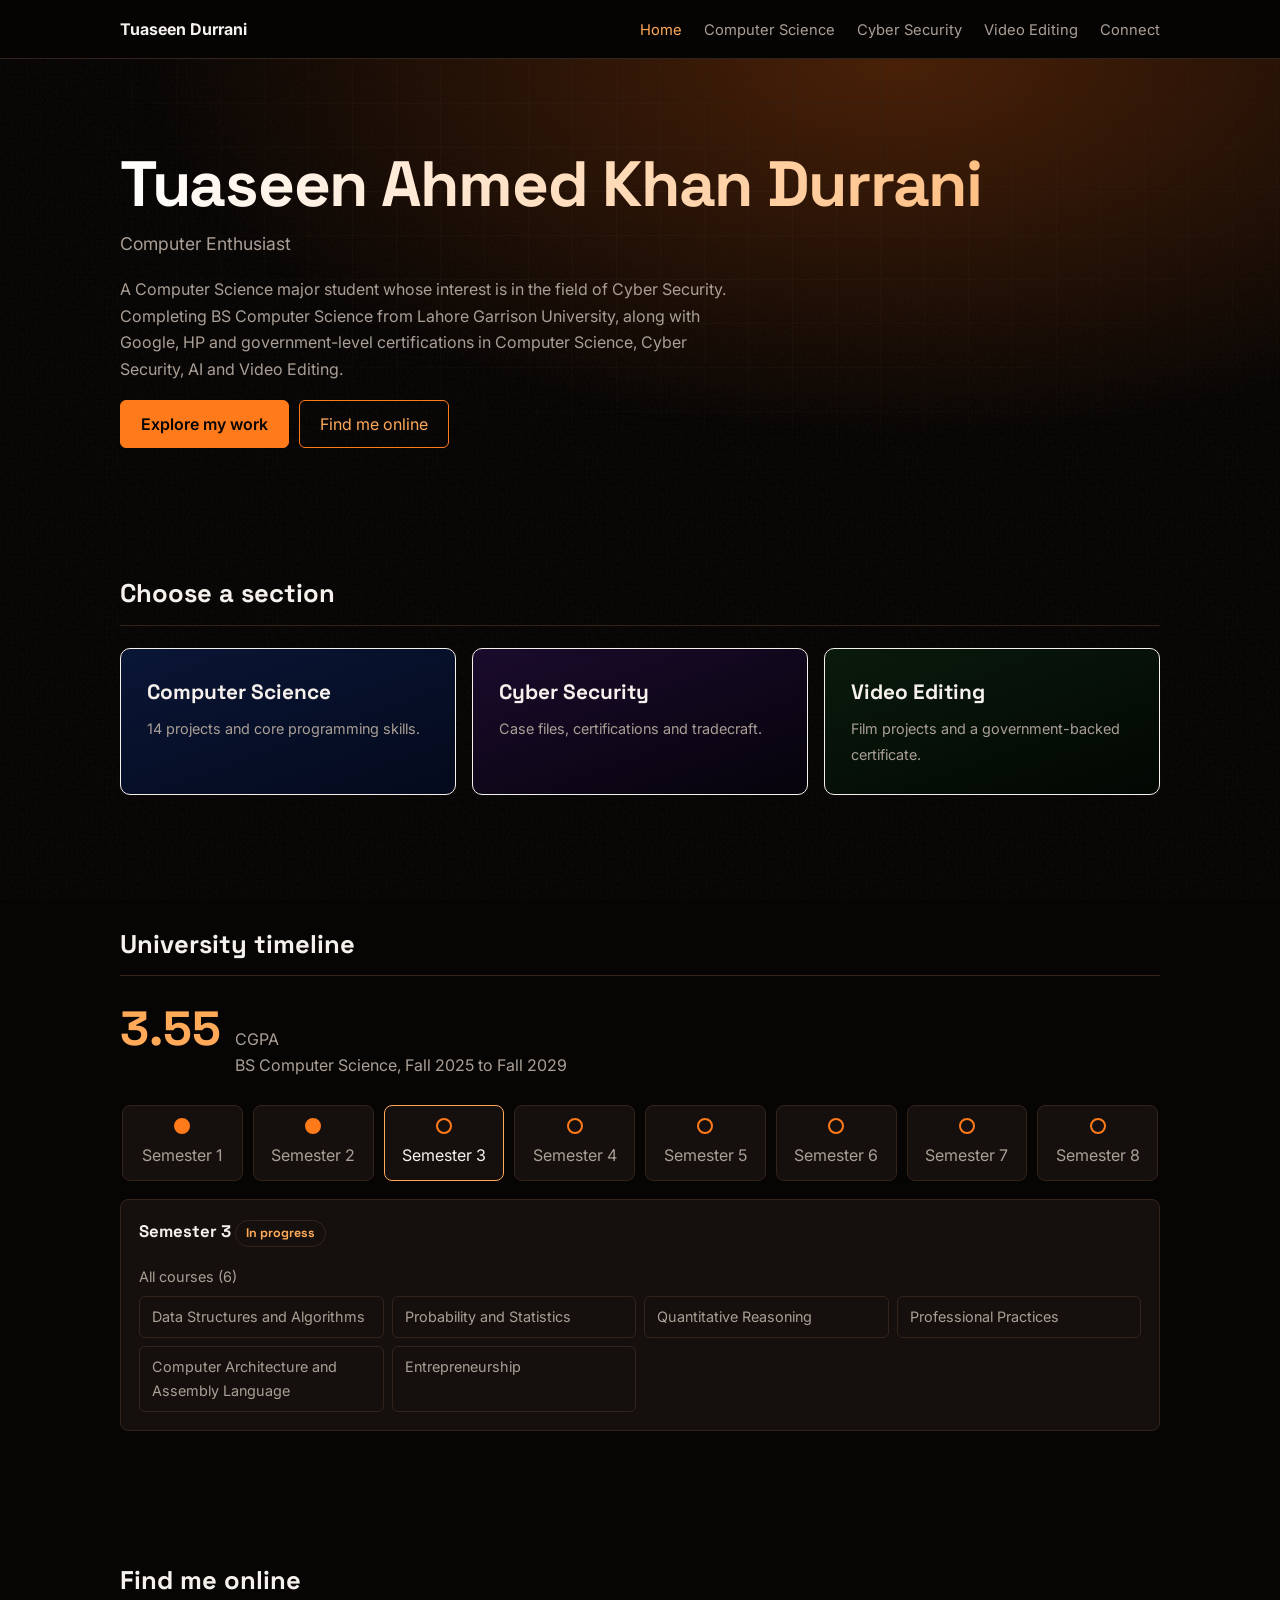
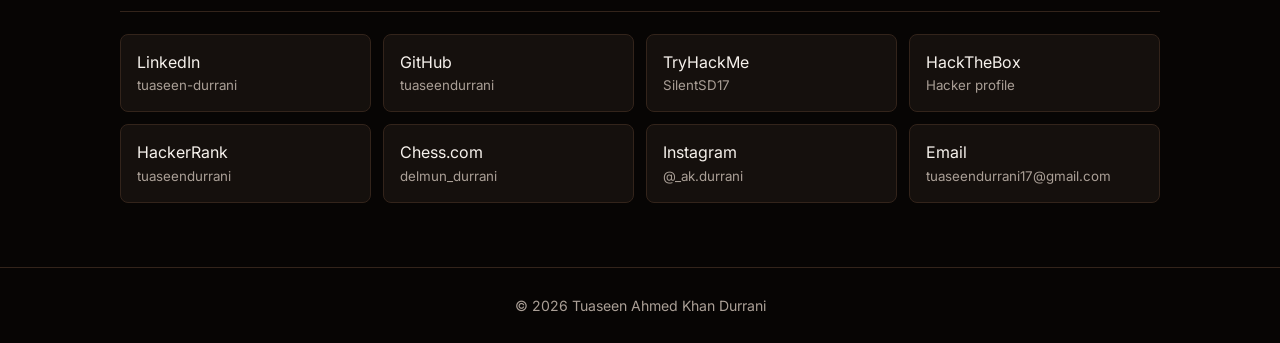
<file: index.html>
<!DOCTYPE html><html lang="en"><head><meta charset="utf-8"><meta name="viewport" content="width=device-width,initial-scale=1">
<title>Tuaseen Ahmed Khan Durrani | Computer Enthusiast</title><meta name="description" content="Computer Science student specialising in Cyber Security"><link rel="preconnect" href="https://fonts.googleapis.com"><link href="https://fonts.googleapis.com/css2?family=Inter:wght@400;600;700&family=JetBrains+Mono:wght@400;700&family=Space+Grotesk:wght@500;700&display=swap" rel="stylesheet"><link rel="stylesheet" href="style.css"></head><body class="">
<nav><div class="wrap"><a class="brand" href="index.html">Tuaseen Durrani</a><button id="tg" aria-label="Menu" aria-expanded="false">Menu</button>
<ul id="menu"><li><a href="index.html" class="on">Home</a></li><li><a href="computer-science.html" >Computer Science</a></li><li><a href="cyber-security.html" >Cyber Security</a></li><li><a href="video-editing.html" >Video Editing</a></li><li><a href="index.html#connect">Connect</a></li></ul></div></nav>
<header class="hero"><div class="wrap"><h1>Tuaseen Ahmed Khan Durrani</h1><p class="sub">Computer Enthusiast</p>
<p class="lead">A Computer Science major student whose interest is in the field of Cyber Security. Completing BS Computer Science from Lahore Garrison University, along with Google, HP and government-level certifications in Computer Science, Cyber Security, AI and Video Editing.</p>
<a class="btn f" href="#paths">Explore my work</a><a class="btn" href="#connect">Find me online</a></div></header>
<section id="paths"><div class="wrap"><h2>Choose a section</h2><div class="sec3">
<a class="s1" href="computer-science.html"><h3>Computer Science</h3><span>14 projects and core programming skills.</span></a>
<a class="s2" href="cyber-security.html"><h3>Cyber Security</h3><span>Case files, certifications and tradecraft.</span></a>
<a class="s3" href="video-editing.html"><h3>Video Editing</h3><span>Film projects and a government-backed certificate.</span></a></div></div></section>
<section id="timeline"><div class="wrap"><h2>University timeline</h2><div class="cg"><strong id="cgpa"></strong><span>CGPA<br>BS Computer Science, Fall 2025 to Fall 2029</span></div><div class="tlx" id="tlx"></div><div class="card" id="tld" aria-live="polite"></div></div></section>
<section id="connect"><div class="wrap"><h2>Find me online</h2><div class="links">
<a href="https://www.linkedin.com/in/tuaseen-durrani-798b612b9/" target="_blank" rel="noopener">LinkedIn<small>tuaseen-durrani</small></a>
<a href="https://github.com/tuaseendurrani" target="_blank" rel="noopener">GitHub<small>tuaseendurrani</small></a>
<a href="https://tryhackme.com/p/SilentSD17" target="_blank" rel="noopener">TryHackMe<small>SilentSD17</small></a>
<a href="https://profile.hackthebox.com/profile/019caa08-9d41-73cd-8e56-18c1669dc7aa?utm_medium=copy_url" target="_blank" rel="noopener">HackTheBox<small>Hacker profile</small></a>
<a href="https://www.hackerrank.com/profile/tuaseendurrani" target="_blank" rel="noopener">HackerRank<small>tuaseendurrani</small></a>
<a href="https://www.chess.com/member/delmun_durrani" target="_blank" rel="noopener">Chess.com<small>delmun_durrani</small></a>
<a href="https://www.instagram.com/_ak.durrani/" target="_blank" rel="noopener">Instagram<small>@_ak.durrani</small></a>
<a href="mailto:tuaseendurrani17@gmail.com">Email<small>tuaseendurrani17@gmail.com</small></a></div></div></section>
<footer><div class="wrap"><span id="dev" tabindex="0" role="button">&copy; <span id="yr"></span> Tuaseen Ahmed Khan Durrani</span><div id="devbar"></div></div></footer><script src="data.js"></script><script src="script.js"></script></body></html>
</file>
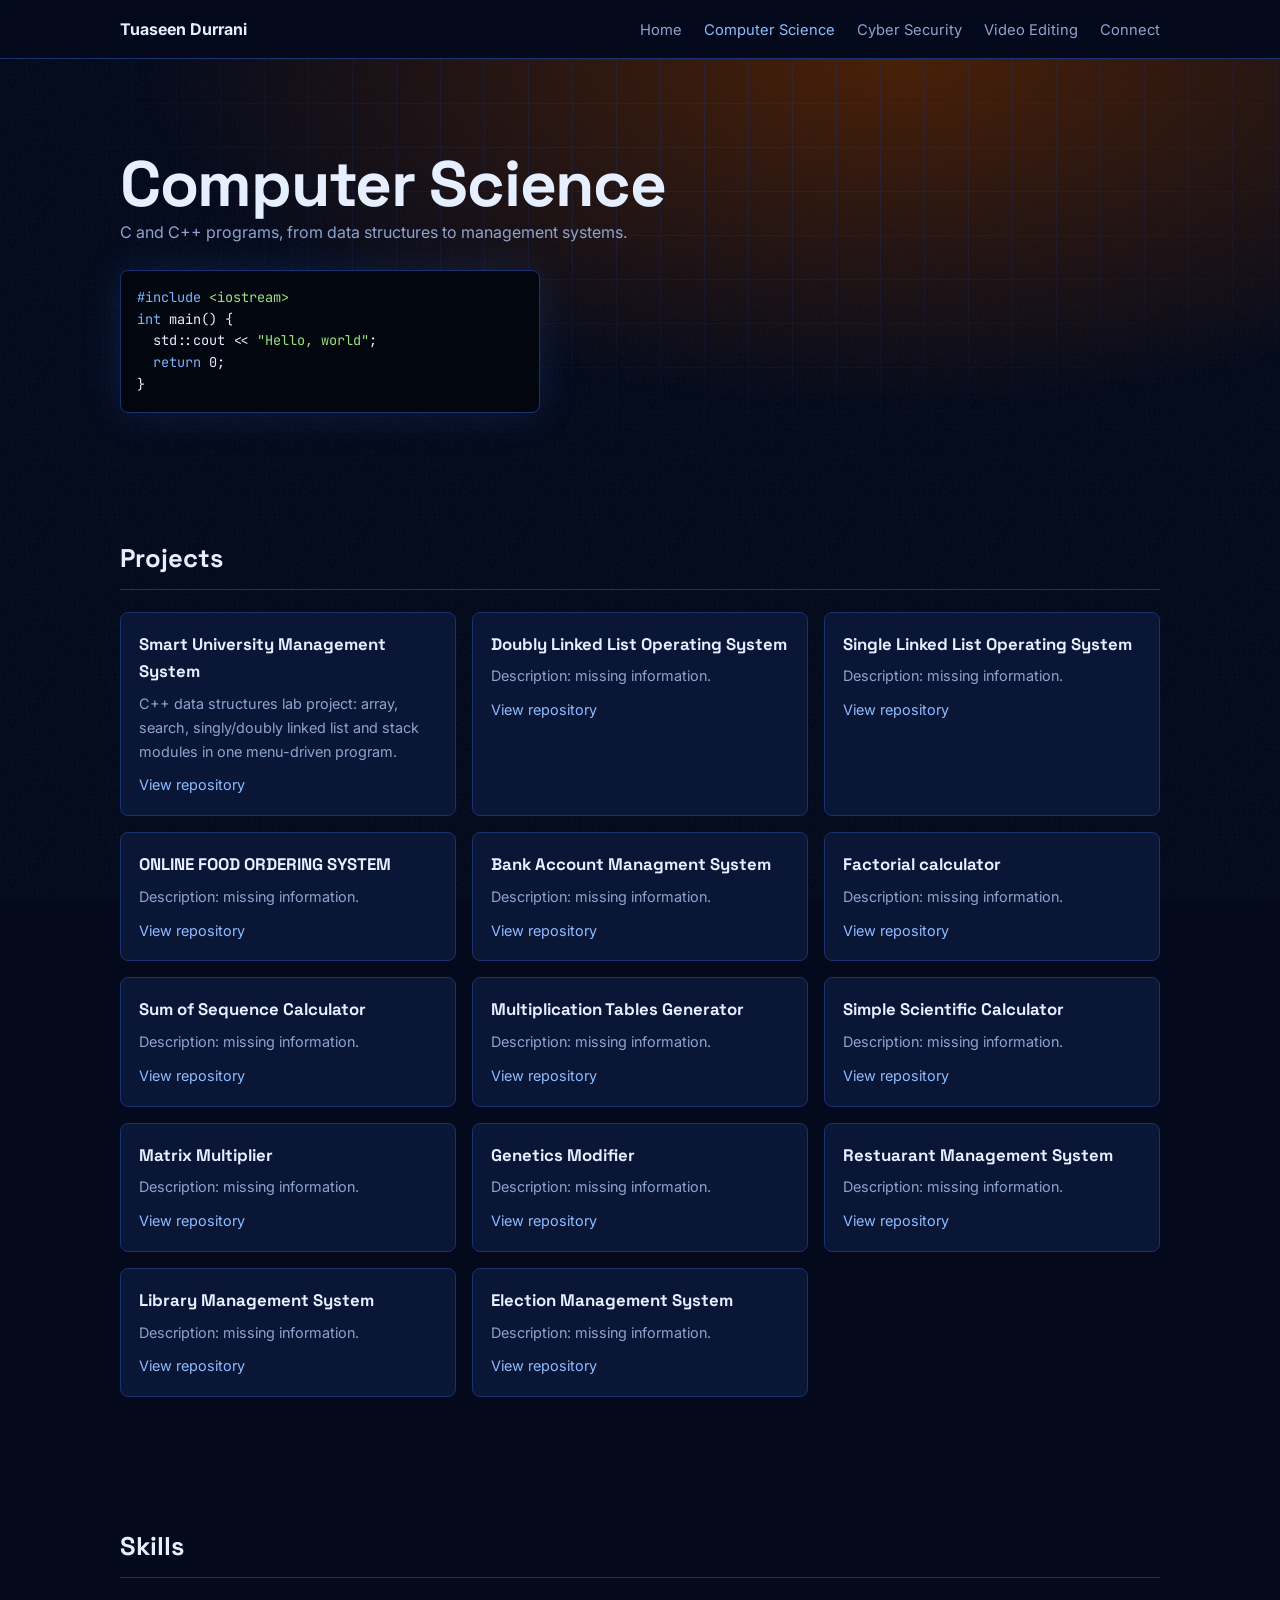
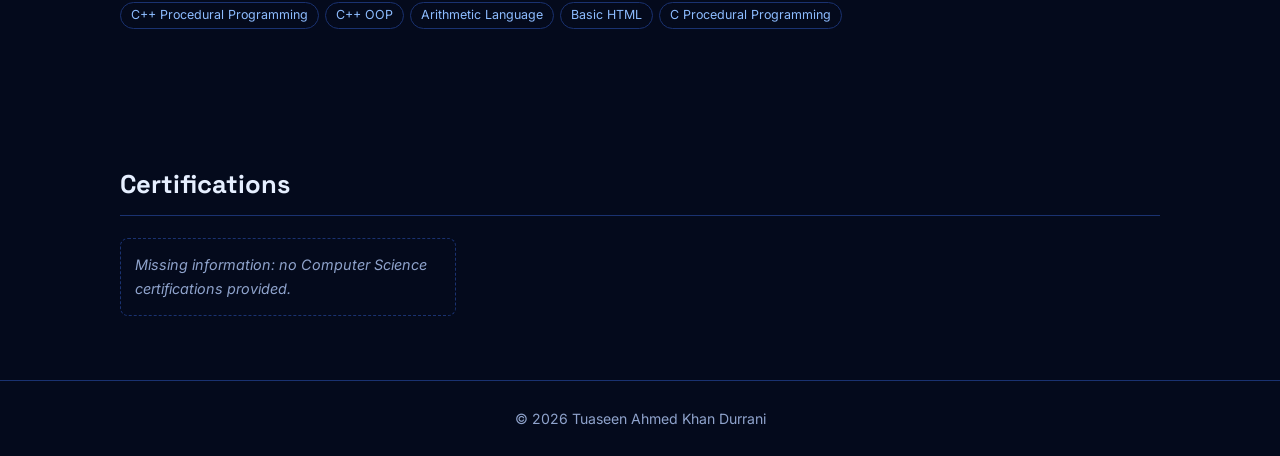
<file: computer-science.html>
<!DOCTYPE html><html lang="en"><head><meta charset="utf-8"><meta name="viewport" content="width=device-width,initial-scale=1">
<title>Computer Science | Tuaseen Durrani</title><meta name="description" content="Computer Science projects and skills"><link rel="preconnect" href="https://fonts.googleapis.com"><link href="https://fonts.googleapis.com/css2?family=Inter:wght@400;600;700&family=JetBrains+Mono:wght@400;700&family=Space+Grotesk:wght@500;700&display=swap" rel="stylesheet"><link rel="stylesheet" href="style.css"></head><body class="cs">
<nav><div class="wrap"><a class="brand" href="index.html">Tuaseen Durrani</a><button id="tg" aria-label="Menu" aria-expanded="false">Menu</button>
<ul id="menu"><li><a href="index.html" >Home</a></li><li><a href="computer-science.html" class="on">Computer Science</a></li><li><a href="cyber-security.html" >Cyber Security</a></li><li><a href="video-editing.html" >Video Editing</a></li><li><a href="index.html#connect">Connect</a></li></ul></div></nav>
<header class="hero cs"><div class="wrap"><h1>Computer Science</h1><p class="lead">C and C++ programs, from data structures to management systems.</p><pre class="code"><span class="k">#include</span> <span class="s">&lt;iostream&gt;</span>
<span class="k">int</span> main() {
  std::cout &lt;&lt; <span class="s">"Hello, world"</span>;
  <span class="k">return</span> 0;
}</pre></div></header>
<section><div class="wrap"><h2>Projects</h2><div id="projects" class="grid"></div></div></section>
<section><div class="wrap"><h2>Skills</h2><div id="skills"><span class="tag">C++ Procedural Programming</span><span class="tag">C++ OOP</span><span class="tag">Arithmetic Language</span><span class="tag">Basic HTML</span><span class="tag">C Procedural Programming</span></div></div></section>
<section><div class="wrap"><h2>Certifications</h2><div class="grid" id="certs"><p class="miss">Missing information: no Computer Science certifications provided.</p></div></div></section>
<footer><div class="wrap"><span id="dev" tabindex="0" role="button">&copy; <span id="yr"></span> Tuaseen Ahmed Khan Durrani</span><div id="devbar"></div></div></footer><script src="data.js"></script><script src="script.js"></script></body></html>
</file>
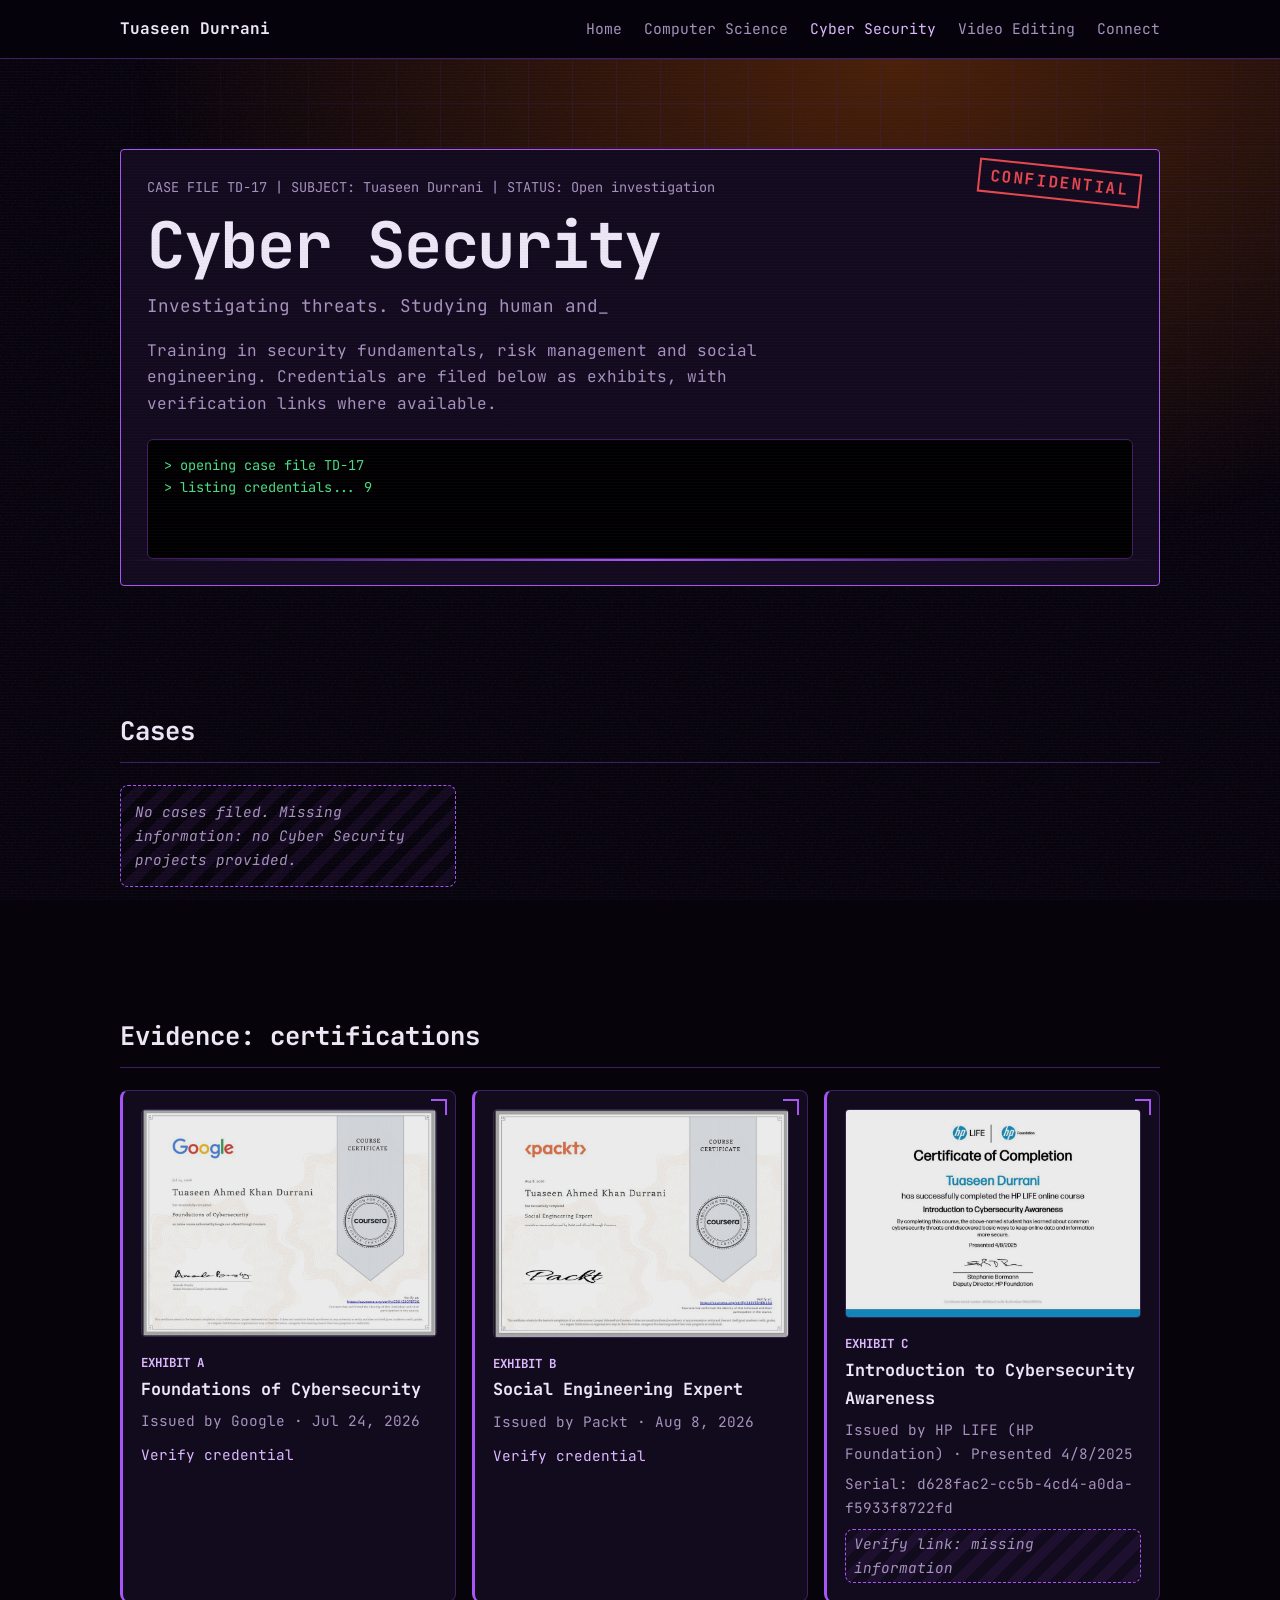
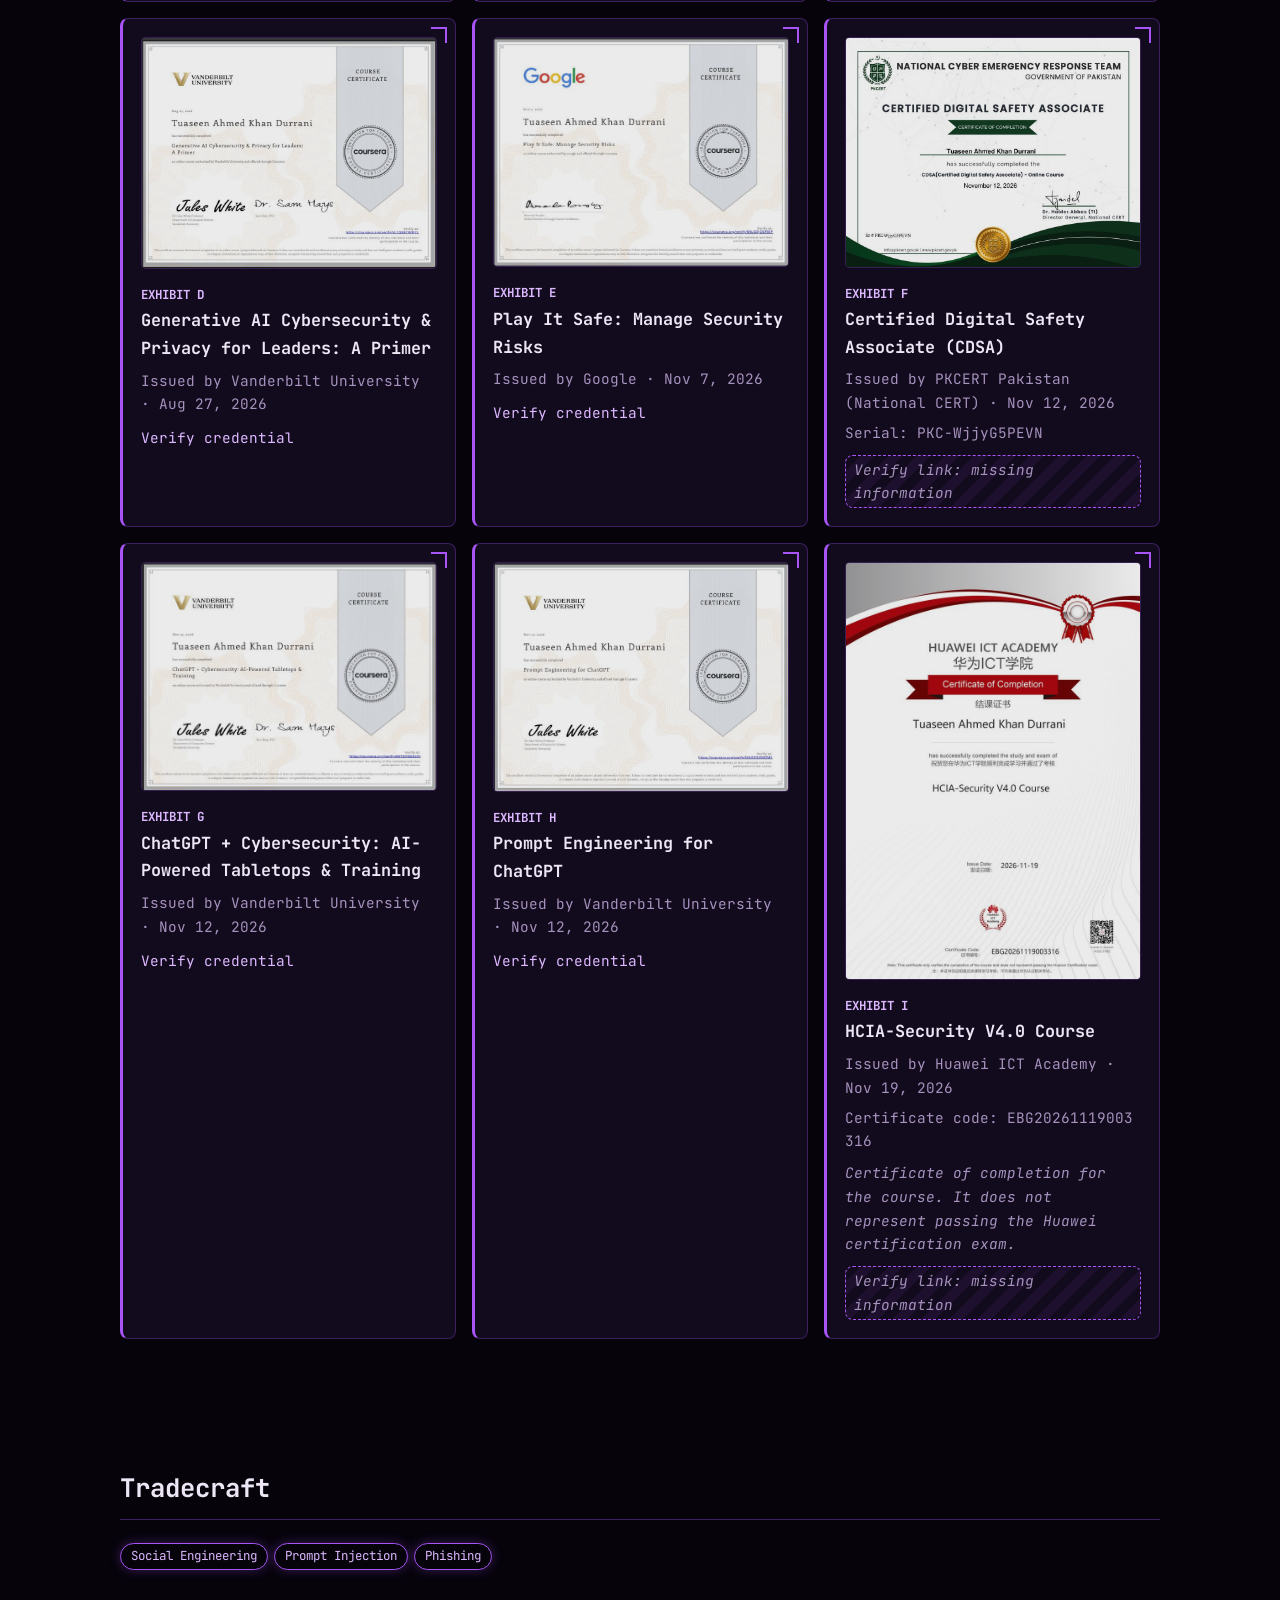
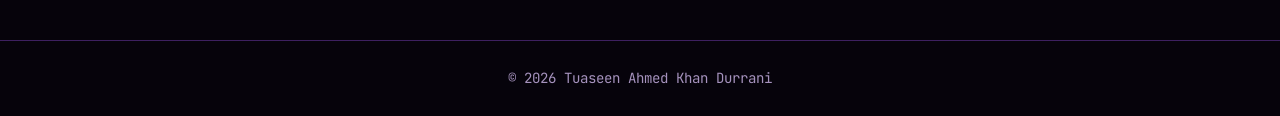
<file: cyber-security.html>
<!DOCTYPE html><html lang="en"><head><meta charset="utf-8"><meta name="viewport" content="width=device-width,initial-scale=1">
<title>Cyber Security | Tuaseen Durrani</title><meta name="description" content="Cyber Security certifications and skills"><link rel="preconnect" href="https://fonts.googleapis.com"><link href="https://fonts.googleapis.com/css2?family=Inter:wght@400;600;700&family=JetBrains+Mono:wght@400;700&family=Space+Grotesk:wght@500;700&display=swap" rel="stylesheet"><link rel="stylesheet" href="style.css"></head><body class="cy">
<nav><div class="wrap"><a class="brand" href="index.html">Tuaseen Durrani</a><button id="tg" aria-label="Menu" aria-expanded="false">Menu</button>
<ul id="menu"><li><a href="index.html" >Home</a></li><li><a href="computer-science.html" >Computer Science</a></li><li><a href="cyber-security.html" class="on">Cyber Security</a></li><li><a href="video-editing.html" >Video Editing</a></li><li><a href="index.html#connect">Connect</a></li></ul></div></nav>
<header class="hero cy"><canvas id="rain" aria-hidden="true"></canvas><div class="wrap"><div class="file"><span class="stamp">CONFIDENTIAL</span>
<p class="meta">CASE FILE TD-17 | SUBJECT: Tuaseen Durrani | STATUS: Open investigation</p>
<h1 class="glitch" data-t="Cyber Security" style="margin-top:12px">Cyber Security</h1><p class="sub"><span id="typed" class="cur"></span></p>
<p class="lead">Training in security fundamentals, risk management and social engineering. Credentials are filed below as exhibits, with verification links where available.</p><div class="term" aria-label="Case log"><pre id="term"></pre></div></div></div></header>
<section><div class="wrap"><h2>Cases</h2><div class="grid" id="projects"><p class="miss">No cases filed. Missing information: no Cyber Security projects provided.</p></div></div></section>
<section><div class="wrap"><h2>Evidence: certifications</h2><div class="grid" id="certs">
<article class="card ex"><a class="th" href="cert-foundations.jpg" target="_blank" rel="noopener" title="Open full certificate"><img src="cert-foundations.jpg" alt="Certificate: Foundations of Cybersecurity" loading="lazy"></a><b>EXHIBIT A</b><h3>Foundations of Cybersecurity</h3><p>Issued by Google &middot; Jul 24, 2026</p><p style="margin-top:10px"><a href="https://coursera.org/verify/C9O1Z3OT8T3G" target="_blank" rel="noopener">Verify credential</a></p></article>
<article class="card ex"><a class="th" href="cert-packt.jpg" target="_blank" rel="noopener" title="Open full certificate"><img src="cert-packt.jpg" alt="Certificate: Social Engineering Expert" loading="lazy"></a><b>EXHIBIT B</b><h3>Social Engineering Expert</h3><p>Issued by Packt &middot; Aug 8, 2026</p><p style="margin-top:10px"><a href="https://coursera.org/verify/S8SV55HEN23U" target="_blank" rel="noopener">Verify credential</a></p></article>
<article class="card ex"><a class="th" href="cert-hp.jpg" target="_blank" rel="noopener" title="Open full certificate"><img src="cert-hp.jpg" alt="Certificate: Introduction to Cybersecurity Awareness" loading="lazy"></a><b>EXHIBIT C</b><h3>Introduction to Cybersecurity Awareness</h3><p>Issued by HP LIFE (HP Foundation) &middot; Presented 4/8/2025</p><p class="idn">Serial: d628fac2-cc5b-4cd4-a0da-f5933f8722fd</p><p style="margin-top:10px"><span class="miss" style="padding:2px 8px;display:inline-block">Verify link: missing information</span></p></article>
<article class="card ex"><a class="th" href="cert-genai-primer.jpg" target="_blank" rel="noopener" title="Open full certificate"><img src="cert-genai-primer.jpg" alt="Certificate: Generative AI Cybersecurity &amp; Privacy for Leaders: A Primer" loading="lazy"></a><b>EXHIBIT D</b><h3>Generative AI Cybersecurity &amp; Privacy for Leaders: A Primer</h3><p>Issued by Vanderbilt University &middot; Aug 27, 2026</p><p style="margin-top:10px"><a href="https://coursera.org/verify/VL1QGBCW3FCL" target="_blank" rel="noopener">Verify credential</a></p></article>
<article class="card ex"><a class="th" href="cert-play-it-safe.jpg" target="_blank" rel="noopener" title="Open full certificate"><img src="cert-play-it-safe.jpg" alt="Certificate: Play It Safe: Manage Security Risks" loading="lazy"></a><b>EXHIBIT E</b><h3>Play It Safe: Manage Security Risks</h3><p>Issued by Google &middot; Nov 7, 2026</p><p style="margin-top:10px"><a href="https://coursera.org/verify/6NLGDJQGFE0P" target="_blank" rel="noopener">Verify credential</a></p></article>
<article class="card ex"><a class="th" href="cert-pkcert.jpg" target="_blank" rel="noopener" title="Open full certificate"><img src="cert-pkcert.jpg" alt="Certificate: Certified Digital Safety Associate (CDSA)" loading="lazy"></a><b>EXHIBIT F</b><h3>Certified Digital Safety Associate (CDSA)</h3><p>Issued by PKCERT Pakistan (National CERT) &middot; Nov 12, 2026</p><p class="idn">Serial: PKC-WjjyG5PEVN</p><p style="margin-top:10px"><span class="miss" style="padding:2px 8px;display:inline-block">Verify link: missing information</span></p></article>
<article class="card ex"><a class="th" href="cert-tabletops.jpg" target="_blank" rel="noopener" title="Open full certificate"><img src="cert-tabletops.jpg" alt="Certificate: ChatGPT + Cybersecurity: AI-Powered Tabletops &amp; Training" loading="lazy"></a><b>EXHIBIT G</b><h3>ChatGPT + Cybersecurity: AI-Powered Tabletops &amp; Training</h3><p>Issued by Vanderbilt University &middot; Nov 12, 2026</p><p style="margin-top:10px"><a href="https://coursera.org/verify/ANT3YF8UXLFS" target="_blank" rel="noopener">Verify credential</a></p></article>
<article class="card ex"><a class="th" href="cert-prompt-eng.jpg" target="_blank" rel="noopener" title="Open full certificate"><img src="cert-prompt-eng.jpg" alt="Certificate: Prompt Engineering for ChatGPT" loading="lazy"></a><b>EXHIBIT H</b><h3>Prompt Engineering for ChatGPT</h3><p>Issued by Vanderbilt University &middot; Nov 12, 2026</p><p style="margin-top:10px"><a href="https://coursera.org/verify/NH4JZQ4SMZM6" target="_blank" rel="noopener">Verify credential</a></p></article>
<article class="card ex"><a class="th" href="cert-hcia.jpg" target="_blank" rel="noopener" title="Open full certificate"><img src="cert-hcia.jpg" alt="Certificate: HCIA-Security V4.0 Course" loading="lazy"></a><b>EXHIBIT I</b><h3>HCIA-Security V4.0 Course</h3><p>Issued by Huawei ICT Academy &middot; Nov 19, 2026</p><p class="idn">Certificate code: EBG20261119003316</p><p class="note">Certificate of completion for the course. It does not represent passing the Huawei certification exam.</p><p style="margin-top:10px"><span class="miss" style="padding:2px 8px;display:inline-block">Verify link: missing information</span></p></article>
</div></div></section>
<section><div class="wrap"><h2>Tradecraft</h2><div id="skills"><span class="tag">Social Engineering</span><span class="tag">Prompt Injection</span><span class="tag">Phishing</span></div></div></section>
<footer><div class="wrap"><span id="dev" tabindex="0" role="button">&copy; <span id="yr"></span> Tuaseen Ahmed Khan Durrani</span><div id="devbar"></div></div></footer><script src="data.js"></script><script src="script.js"></script></body></html>
</file>
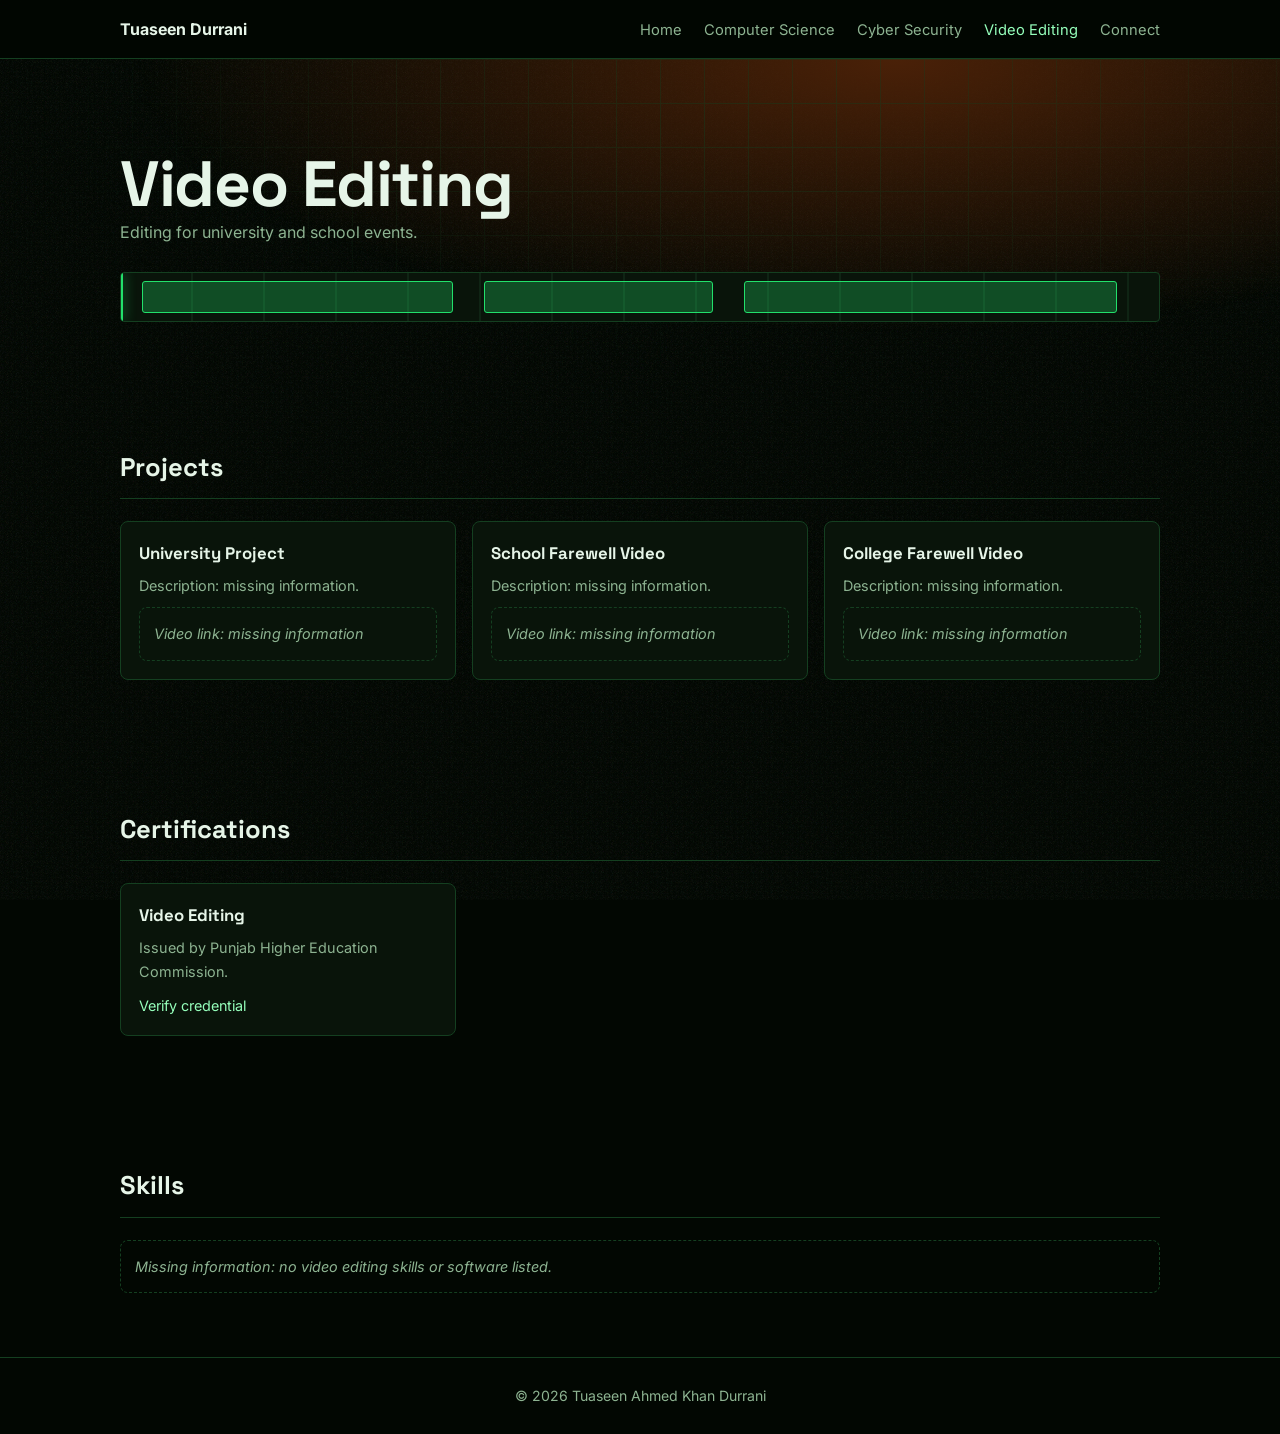
<file: video-editing.html>
<!DOCTYPE html><html lang="en"><head><meta charset="utf-8"><meta name="viewport" content="width=device-width,initial-scale=1">
<title>Video Editing | Tuaseen Durrani</title><meta name="description" content="Video editing projects and certification"><link rel="preconnect" href="https://fonts.googleapis.com"><link href="https://fonts.googleapis.com/css2?family=Inter:wght@400;600;700&family=JetBrains+Mono:wght@400;700&family=Space+Grotesk:wght@500;700&display=swap" rel="stylesheet"><link rel="stylesheet" href="style.css"></head><body class="vid">
<nav><div class="wrap"><a class="brand" href="index.html">Tuaseen Durrani</a><button id="tg" aria-label="Menu" aria-expanded="false">Menu</button>
<ul id="menu"><li><a href="index.html" >Home</a></li><li><a href="computer-science.html" >Computer Science</a></li><li><a href="cyber-security.html" >Cyber Security</a></li><li><a href="video-editing.html" class="on">Video Editing</a></li><li><a href="index.html#connect">Connect</a></li></ul></div></nav>
<header class="hero vid"><div class="wrap"><h1>Video Editing</h1><p class="lead">Editing for university and school events.</p><div class="tl" aria-hidden="true"><i style="left:2%;width:30%"></i><i style="left:35%;width:22%"></i><i style="left:60%;width:36%"></i><b></b></div></div></header>
<section><div class="wrap"><h2>Projects</h2><div class="grid" id="projects">
<article class="card"><h3>University Project</h3><p>Description: missing information.</p><p class="miss" style="margin-top:10px">Video link: missing information</p></article>
<article class="card"><h3>School Farewell Video</h3><p>Description: missing information.</p><p class="miss" style="margin-top:10px">Video link: missing information</p></article>
<article class="card"><h3>College Farewell Video</h3><p>Description: missing information.</p><p class="miss" style="margin-top:10px">Video link: missing information</p></article>
</div></div></section>
<section><div class="wrap"><h2>Certifications</h2><div class="grid" id="certs"><article class="card"><h3>Video Editing</h3><p>Issued by Punjab Higher Education Commission.</p><p style="margin-top:10px"><a href="https://lms.ehunar.org/certificate/a1c090654a" target="_blank" rel="noopener">Verify credential</a></p></article></div></div></section>
<section><div class="wrap"><h2>Skills</h2><div id="skills"><p class="miss">Missing information: no video editing skills or software listed.</p></div></div></section>
<footer><div class="wrap"><span id="dev" tabindex="0" role="button">&copy; <span id="yr"></span> Tuaseen Ahmed Khan Durrani</span><div id="devbar"></div></div></footer><script src="data.js"></script><script src="script.js"></script></body></html>
</file>
<file: style.css>
:root{--bg:#070504;--bg2:#15100d;--fg:#f6f1ec;--mut:#aa9f96;--ac:#ff7a1a;--ac2:#ffa959;--bd:#33241b;--ff:'Inter',system-ui,sans-serif}
body.cs{--bg:#040a1c;--bg2:#0a1636;--fg:#e6efff;--mut:#8fa3cc;--ac:#3b8cff;--ac2:#8dbcff;--bd:#1a3270}
body.cy{--bg:#06030b;--bg2:#120a1d;--fg:#ece6f5;--mut:#a592bd;--ac:#a855f7;--ac2:#dcb8ff;--bd:#3d2060;--ff:'JetBrains Mono',ui-monospace,Consolas,monospace}
body.vid{--bg:#020702;--bg2:#09140a;--fg:#e6f5e8;--mut:#8db391;--ac:#22e06b;--ac2:#95ffbb;--bd:#143f20}
*{box-sizing:border-box;margin:0}
html{scroll-behavior:smooth}
body{background:var(--bg);color:var(--fg);font-family:var(--ff);line-height:1.65;min-height:100vh}
a{color:var(--ac2);text-decoration:none}a:hover{text-decoration:underline}
a:focus-visible,button:focus-visible{outline:2px solid var(--ac);outline-offset:3px}
.wrap{max-width:1080px;margin:auto;padding:0 20px}
nav{position:sticky;top:0;z-index:20;background:color-mix(in srgb,var(--bg) 92%,transparent);backdrop-filter:blur(8px);border-bottom:1px solid var(--bd)}
nav .wrap{display:flex;align-items:center;justify-content:space-between;height:58px}
.brand{font-weight:700;color:var(--fg)}
nav ul{display:flex;gap:22px;list-style:none;padding:0}
nav ul a{color:var(--mut);font-size:.92rem}nav ul a:hover,nav ul a.on{color:var(--ac2);text-decoration:none}
#tg{display:none;background:none;border:1px solid var(--bd);color:var(--fg);padding:6px 12px;border-radius:6px;font-size:1rem}
section{padding:64px 0}
h1{font-size:clamp(2.2rem,6vw,4rem);line-height:1.1;letter-spacing:-.02em}
h2{font-size:1.6rem;margin-bottom:22px;padding-bottom:10px;border-bottom:1px solid var(--bd)}
h3{font-size:1.05rem;margin-bottom:6px}
.sub{color:var(--mut);margin:10px 0 18px;font-size:1.1rem}
.lead{max-width:62ch;color:var(--mut)}
.btn{display:inline-block;padding:10px 20px;border:1px solid var(--ac);border-radius:6px;color:var(--ac2);margin:18px 10px 0 0}
.btn.f{background:var(--ac);color:var(--bg);font-weight:600}.btn:hover{text-decoration:none;filter:brightness(1.15)}
.grid{display:grid;grid-template-columns:repeat(auto-fill,minmax(250px,1fr));gap:16px}
.card{background:var(--bg2);border:1px solid var(--bd);border-radius:8px;padding:18px}
.card p,.miss{color:var(--mut);font-size:.9rem}
.tag{display:inline-block;font-size:.78rem;border:1px solid var(--bd);border-radius:20px;padding:2px 10px;color:var(--ac2);margin:0 6px 6px 0}
.miss{border:1px dashed var(--bd);border-radius:8px;padding:14px;font-style:italic}
.sec3{display:grid;grid-template-columns:repeat(3,1fr);gap:16px}
.sec3 a{display:block;padding:26px;border:1px solid;border-radius:10px;color:var(--fg);transition:transform .2s}
.sec3 a:hover{transform:translateY(-4px);text-decoration:none}
.sec3 span{color:var(--mut);font-size:.9rem}
.s1{border-color:#3b8cff;background:linear-gradient(160deg,#0a1636,#040a1c)}
.s2{border-color:#a855f7;background:linear-gradient(160deg,#1a0b2c,#06030b)}
.s3{border-color:#22e06b;background:linear-gradient(160deg,#0a1a0d,#020702)}
.hero{padding:90px 0 60px;background:radial-gradient(ellipse at 70% 0,#4a2108 0,transparent 60%)}
.hero h1{background:linear-gradient(90deg,#fff,#ff9a3c 60%,#fff);-webkit-background-clip:text;background-clip:text;color:transparent}
.hero.cs h1,.hero.vid h1,.hero.cy h1{background:none;color:var(--fg)}
.links{display:grid;grid-template-columns:repeat(auto-fit,minmax(200px,1fr));gap:12px}
.links a{display:flex;flex-direction:column;padding:14px 16px;background:var(--bg2);border:1px solid var(--bd);border-radius:8px;color:var(--fg)}
.links a:hover{border-color:var(--ac);text-decoration:none}.links small{color:var(--mut);word-break:break-all}
footer{border-top:1px solid var(--bd);padding:26px 0;color:var(--mut);font-size:.88rem;text-align:center}
/* cyber case-file look */
body.cy::after{content:"";position:fixed;inset:0;pointer-events:none;background:repeating-linear-gradient(0deg,rgba(168,85,247,.04) 0 1px,transparent 1px 3px)}
.file{border:1px solid var(--ac);padding:26px;border-radius:4px;position:relative;background:var(--bg2)}
.stamp{position:absolute;right:18px;top:16px;border:2px solid #e5484d;color:#e5484d;padding:2px 10px;transform:rotate(6deg);font-weight:700;letter-spacing:.1em}
.meta{color:var(--mut);font-size:.85rem}
.ex{border-left:3px solid var(--ac)}
.ex b{color:var(--ac2);font-size:.78rem}
.cur::after{content:"_";animation:bl 1s steps(2) infinite}@keyframes bl{50%{opacity:0}}
@media(max-width:760px){#tg{display:block}nav ul{display:none;position:absolute;top:58px;left:0;right:0;flex-direction:column;background:var(--bg);padding:14px 20px;border-bottom:1px solid var(--bd)}nav ul.open{display:flex}.sec3{grid-template-columns:1fr}section{padding:44px 0}.stamp{position:static;display:inline-block;margin-bottom:12px}}
@media(prefers-reduced-motion:reduce){*{animation:none!important;transition:none!important}}
/* ---- v2: texture, depth, motion ---- */
h1,h2,h3{font-family:'Space Grotesk',var(--ff)}body.cy h1,body.cy h2,body.cy h3{font-family:var(--ff)}
body::before{content:"";position:fixed;inset:0;z-index:-1;pointer-events:none;opacity:.08;background-image:url("data:image/svg+xml,%3Csvg xmlns='http://www.w3.org/2000/svg' width='160' height='160'%3E%3Cfilter id='n'%3E%3CfeTurbulence baseFrequency='.8' numOctaves='2'/%3E%3C/filter%3E%3Crect width='160' height='160' filter='url(%23n)'/%3E%3C/svg%3E")}
.hero{position:relative;overflow:hidden}.hero>.wrap{position:relative}
.hero::before{content:"";position:absolute;inset:0;background-image:linear-gradient(var(--bd) 1px,transparent 1px),linear-gradient(90deg,var(--bd) 1px,transparent 1px);background-size:44px 44px;opacity:.45;-webkit-mask-image:radial-gradient(ellipse at 60% 20%,#000,transparent 70%);mask-image:radial-gradient(ellipse at 60% 20%,#000,transparent 70%);animation:drift 24s linear infinite}
@keyframes drift{to{background-position:44px 44px}}
.hero h1{background-size:220% 100%;animation:up .9s backwards,sheen 8s linear infinite}
@keyframes sheen{to{background-position:-220% 0}}
.hero .sub,.hero .lead,.hero .btn,.hero .code,.hero .tl,.hero .file{animation:up .9s .2s backwards}
@keyframes up{from{opacity:0;transform:translateY(18px)}}
.rv{opacity:0}.rv.in{opacity:1;animation:up .7s backwards;animation-delay:var(--d,0s)}
.spot{position:relative;overflow:hidden}
.spot::after{content:"";position:absolute;inset:0;pointer-events:none;opacity:0;transition:opacity .3s;background:radial-gradient(260px circle at var(--mx,50%) var(--my,50%),color-mix(in srgb,var(--ac) 22%,transparent),transparent 70%)}
.spot:hover::after{opacity:1}
.card{transition:border-color .25s,transform .25s}.card:hover{border-color:var(--ac);transform:translateY(-3px)}
.sec3 a h3{font-size:1.3rem}
/* computer science */
.code{background:#02060f;border:1px solid var(--bd);border-radius:8px;padding:16px;font:.85rem/1.6 'JetBrains Mono',ui-monospace,monospace;max-width:420px;margin-top:24px;overflow-x:auto;box-shadow:0 0 40px rgba(59,140,255,.15)}
.k{color:#7db4ff}.s{color:#9be37f}
/* cyber */
body.cy{cursor:crosshair}
#rain{position:absolute;inset:0;width:100%;height:100%;opacity:.3}
.file{overflow:hidden}
.file::after{content:"";position:absolute;left:0;right:0;height:2px;background:linear-gradient(90deg,transparent,var(--ac),transparent);animation:scan 4s linear infinite}
@keyframes scan{from{top:-2px}to{top:100%}}
.glitch{position:relative}
.glitch::before,.glitch::after{content:attr(data-t);position:absolute;left:0;top:0;width:100%;opacity:0}
.glitch::before{color:#ff2bd6;clip-path:inset(0 0 55% 0);animation:gl 3.5s infinite steps(1)}
.glitch::after{color:#22d3ee;clip-path:inset(55% 0 0 0);animation:gl 3.5s infinite steps(1) reverse}
@keyframes gl{0%,88%,100%{opacity:0}90%{opacity:.85;transform:translate(-3px,1px)}94%{opacity:.85;transform:translate(3px,-1px)}}
.term{background:#000;border:1px solid var(--bd);border-radius:6px;padding:14px 16px;margin-top:22px;font-size:.85rem;min-height:120px;color:#4ade80}
.term pre{white-space:pre-wrap;font:inherit}
.ex{position:relative}.ex::before{content:"";position:absolute;right:8px;top:8px;width:14px;height:14px;border:2px solid var(--ac);border-left:0;border-bottom:0}
.ex:hover b::after{content:"  VERIFIED";color:#4ade80}
body.cy .miss{border:1px dashed var(--ac);background:repeating-linear-gradient(135deg,transparent 0 10px,rgba(168,85,247,.08) 10px 20px)}
body.cy .tag{border-color:var(--ac);box-shadow:0 0 12px rgba(168,85,247,.3)}
body.cy .card:hover{box-shadow:0 0 24px rgba(168,85,247,.25)}
/* video */
body.vid::before{opacity:.12}
.tl{position:relative;height:50px;margin-top:26px;border:1px solid var(--bd);border-radius:4px;overflow:hidden;background:repeating-linear-gradient(90deg,var(--bg2) 0 70px,#0f2414 70px 72px)}
.tl i{position:absolute;top:8px;bottom:8px;background:color-mix(in srgb,var(--ac) 28%,transparent);border:1px solid var(--ac);border-radius:3px}
.tl b{position:absolute;top:0;bottom:0;width:2px;background:var(--ac);box-shadow:0 0 12px var(--ac);animation:play 7s linear infinite}
@keyframes play{from{left:0}to{left:100%}}
@media(prefers-reduced-motion:reduce){.rv{opacity:1}.hero::before,.file::after,.tl b{animation:none}}
/* ---- v3: timeline + developer mode ---- */
.cg{display:flex;align-items:baseline;gap:14px;margin-bottom:20px}.cg strong{font:700 3rem 'Space Grotesk',sans-serif;color:var(--ac2)}.cg span{color:var(--mut)}
.tlx{display:flex;gap:10px;overflow-x:auto;padding:6px 2px 12px}
.nd{flex:1 0 108px;background:var(--bg2);border:1px solid var(--bd);color:var(--mut);border-radius:8px;padding:12px 8px;cursor:pointer;font:inherit}
.nd::before{content:"";display:block;width:12px;height:12px;border-radius:50%;margin:0 auto 8px;border:2px solid var(--ac)}
.nd.done::before{background:var(--ac)}.nd[aria-pressed=true]{border-color:var(--ac2);color:var(--fg)}
#tld{margin-top:6px}#tld p{margin-top:4px}
#dev{cursor:pointer;user-select:none}body.dev #dev{color:var(--ac2)}
#devbar{display:none;gap:4px;flex-wrap:wrap;justify-content:center;margin-top:10px}body.dev #devbar{display:flex}
#devbar .btn{margin:6px 4px 0;padding:7px 14px;font-size:.85rem;cursor:pointer;background:none;font-family:inherit}#devbar .btn:hover{background:var(--bg2)}
dialog{background:var(--bg2);color:var(--fg);border:1px solid var(--ac);border-radius:10px;padding:22px;width:min(460px,92vw);font-family:var(--ff)}
dialog::backdrop{background:rgba(0,0,0,.75)}
dialog label{display:block;margin:12px 0 4px;font-size:.85rem;color:var(--mut)}
dialog input,dialog textarea{width:100%;background:var(--bg);border:1px solid var(--bd);color:var(--fg);padding:9px;border-radius:6px;font:inherit}
dialog .btn{cursor:pointer;background:none;font:inherit;margin-top:14px}dialog .btn.f{background:var(--ac)}
.rm{display:none;margin-left:8px;background:none;border:0;color:#ff6b6b;cursor:pointer;font-size:1.1rem}body.dev .xtra .rm{display:inline}

/* certificates + semester course lists */
.th{display:block;margin-bottom:12px}.th img{width:100%;height:auto;display:block;border:1px solid var(--bd);border-radius:4px;filter:saturate(.85) brightness(.92);transition:transform .3s,filter .3s}.th:hover img{transform:scale(1.02);filter:none}
.idn{font-size:.75rem;color:var(--mut);word-break:break-all;margin-top:6px}.note{font-size:.8rem;color:var(--mut);font-style:italic;margin-top:8px}
.cl{list-style:none;padding:0;display:grid;grid-template-columns:repeat(auto-fill,minmax(230px,1fr));gap:8px;margin-top:8px}
.cl li{border:1px solid var(--bd);border-radius:6px;padding:8px 12px;font-size:.9rem;color:var(--mut)}.cl li.hi{border-color:var(--ac);color:var(--ac2)}.tag.hi{border-color:var(--ac)}
</file>
